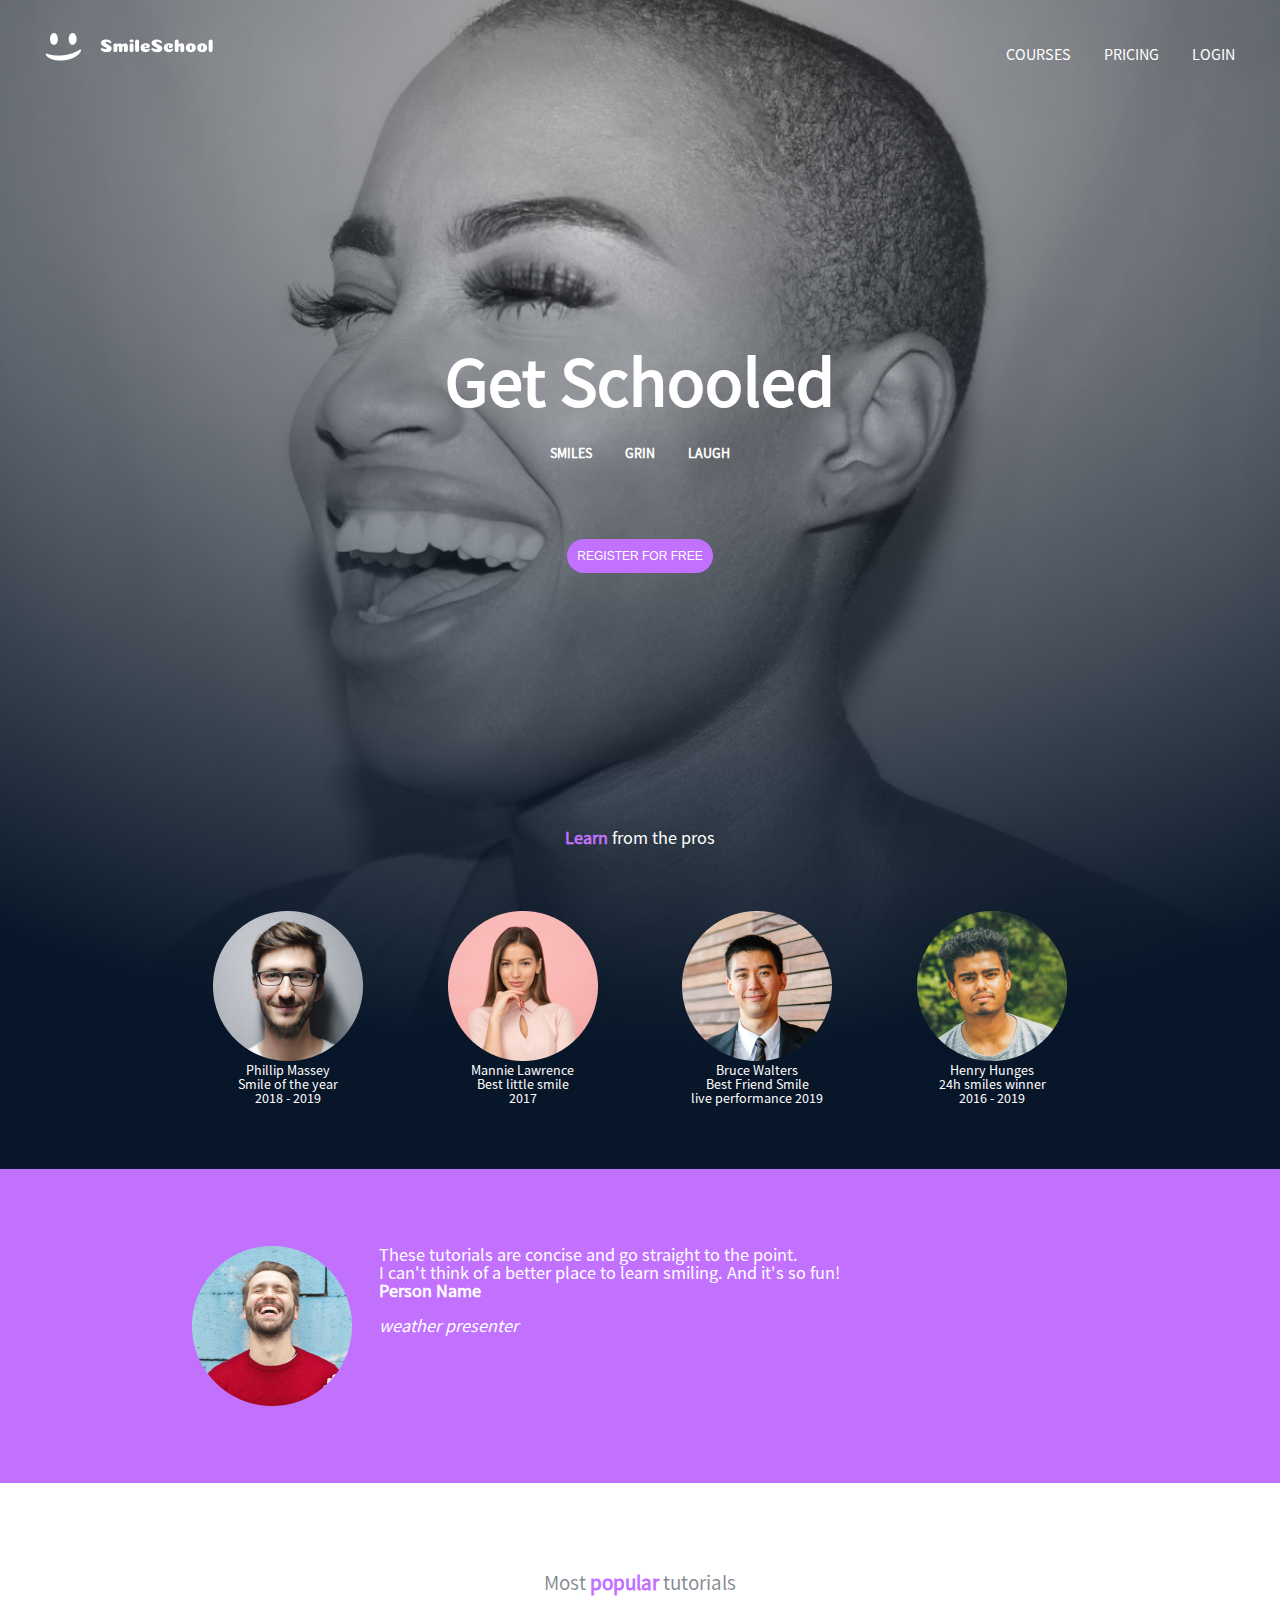
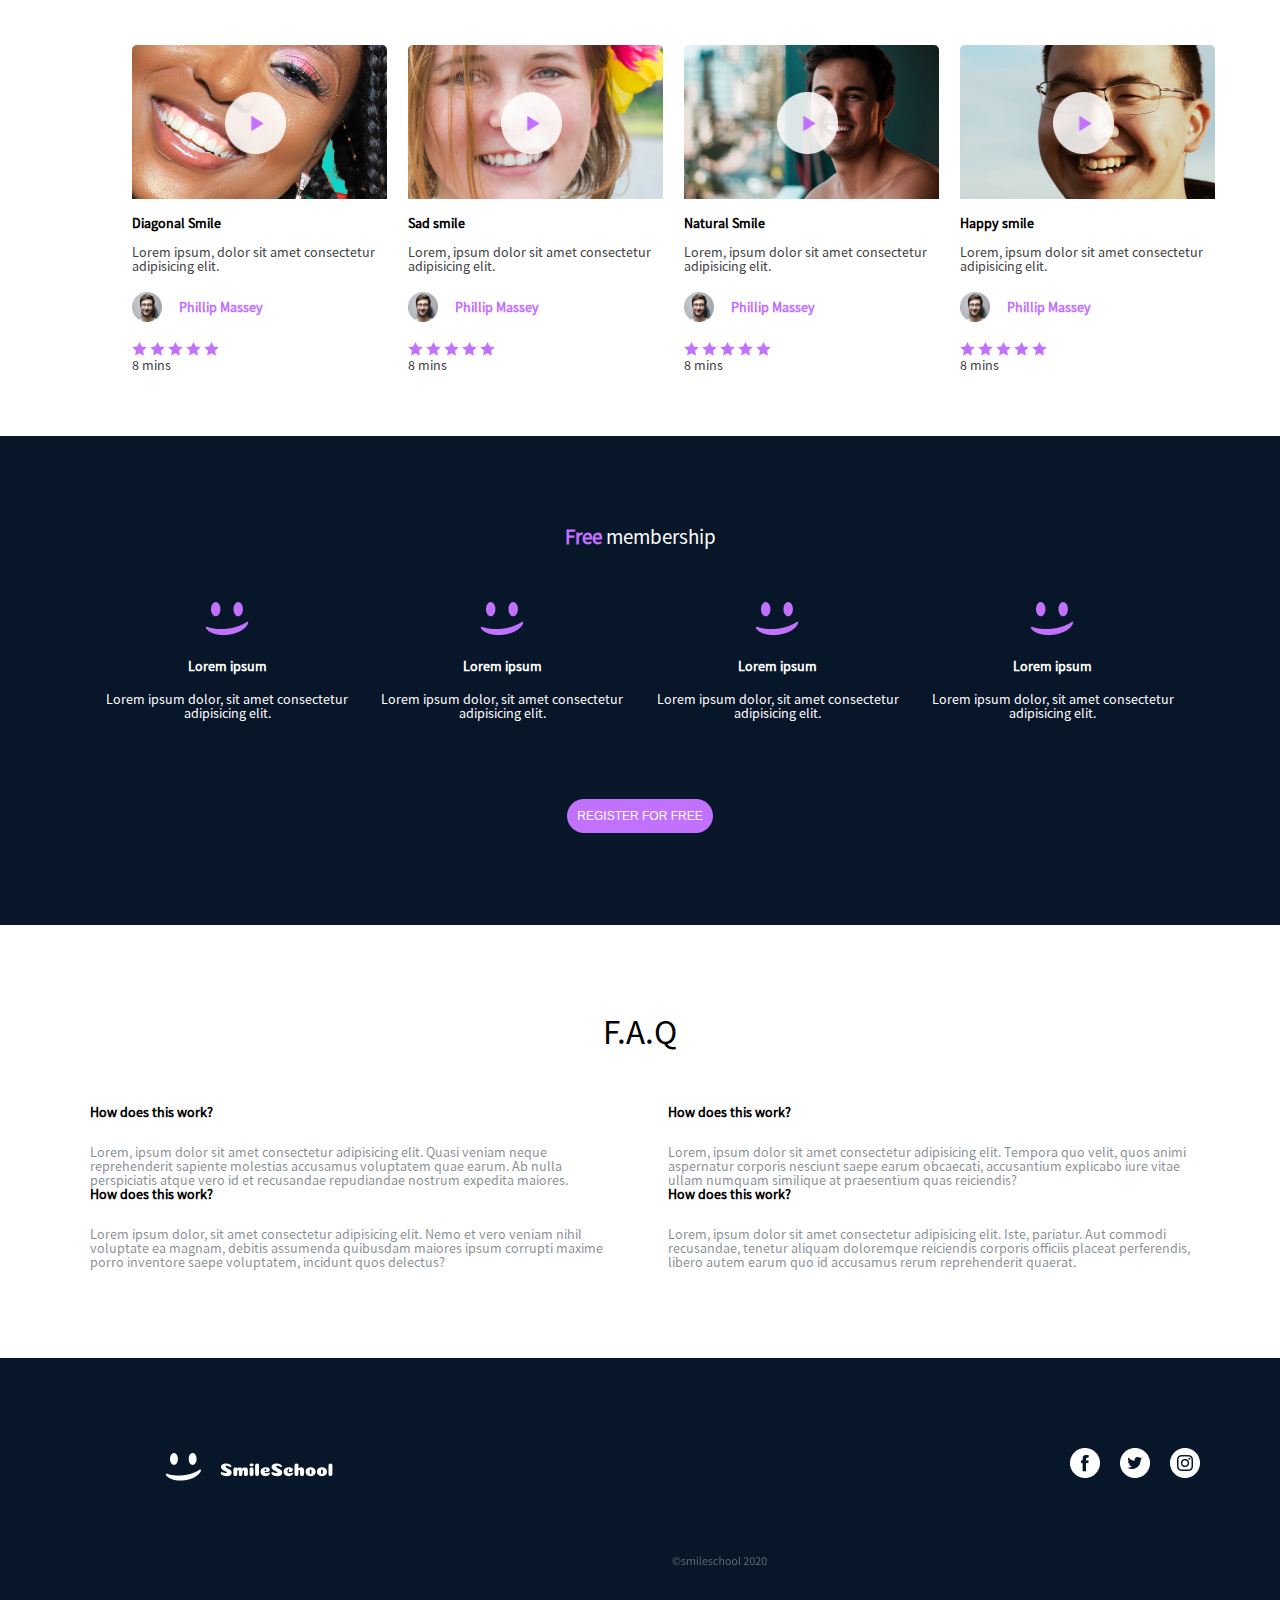
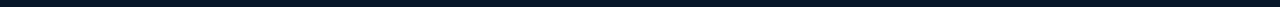
<file: css_advanced/index.html>
<!DOCTYPE html>
<html lang="en">
    <head>
        <meta charset="UTF-8">
        <meta name="viewport" content="width=device-width, initial-scale=1, viewport-fit=cover">
        <title>Smile School Homepage</title>
        <link rel="stylesheet" href="styles.css">
    </head>
    <body>
        <div class="hero">   
            <!-- Logo -->
            <div class="header_container">
                <a href="#">
                    <img src="assets/smileschool-logo.png" alt="SmileSchool logo" class="logo">                    
                </a>
                <nav>
                    <a href="#">COURSES</a>
                    <a href="#">PRICING</a>
                    <a href="#">LOGIN</a>
                </nav>
            </div>
            <!--End of navigation links-->
            <section id="flier">
                <div class="get-schooled">
                    <div>
                        <h1>Get Schooled</h1>
                        <p class="three-words">SMILES GRIN LAUGH</p>
                        <button class="button">REGISTER FOR FREE</button>
                    </div>
                    <div>
                        <h2 class="pro-head"><span class="purple">Learn</span> from the pros</h2>
                    </div>
                    <div class="pros-avatar">
                        <div>
                            <img src="assets/avatar.png" alt="avatar"/>
                            <h3>Phillip Massey</h3>
                            <p>Smile of the year <br> 2018 - 2019</p>
                        </div>
                        <div>
                            <img src="assets/avatar1.png" alt="avatar1"/>
                            <h3>Mannie Lawrence</h3>
                            <p>Best little smile <br> 2017</p>
                        </div>
                        <div>
                            <img src="assets/avatar2.png" alt="avatar2"/>
                            <h3>Bruce Walters</h3>
                            <p>Best <q>Friend Smile</q> <br> live performance 2019</p>
                        </div>
                        <div>
                            <img src="assets/avatar3.png" alt="avatar3"/>
                            <h3>Henry Hunges</h3>
                            <p><q>24h smiles</q> winner <br>2016 - 2019</p>
                        </div>
                    </div>    
                </div>
            </section>
        </div>
            <!-- End of First Section -->
            <!-- another section2 -->
            <section id="quote">
                <div class="quote-content">
                    <img src="assets/avatar4.png" alt="avatar 4">
                    <div class="quote-text">        
                        <blockquote>
                            <p>These tutorials are concise and go straight to the point. <br> I can't think of a better place to learn smiling. And it's so fun!</p>
                            <h2>Person Name</h2>
                        </blockquote>
                        <p><em>weather presenter</em></p>
                    </div>
                </div>            
            </section>
            <!-- End of section2 -->
            <!-- video sections -->
            <section id="videos">
                <h2 class="video-head">Most <span>popular</span> tutorials</h2>
                <div class="video-blocks">
                    <div class="single-video">
                        <div class="thumbnail">
                            <img src="assets/preview.png" alt="" class="image1">
                            <img src="assets/oval_play.png" alt="" class="image2">
                        </div>

                        <h2>Diagonal Smile</h2>
                        <p>Lorem ipsum, dolor sit amet consectetur adipisicing elit.</p>
                        <div class="author">
                            <img src="assets/avatar.png" alt="Author 1 Avatar">
                            <h3>Phillip Massey</h3>
                        </div>
                        <div class="rating">
                            <div>
                                <img src="assets/Star_purple.png" alt="Star">
                                <img src="assets/Star_purple.png" alt="Star">
                                <img src="assets/Star_purple.png" alt="Star">
                                <img src="assets/Star_purple.png" alt="Star">
                                <img src="assets/Star_purple.png" alt="Star">
                            </div>
                            <p>8 mins</p>
                        </div>
                    </div>
                    <div class="single-video">
                        <div class="thumbnail">
                            <img src="assets/preview1.png" alt="" class="image1">
                            <img src="assets/oval_play.png" alt="" class="image2">
                        </div>
                        <h2>Sad smile</h2>
                        <p>Lorem, ipsum dolor sit amet consectetur adipisicing elit.</p>
                        <div class="author">
                            <img src="assets/avatar.png" alt="Author 2 Avatar">
                            <h3>Phillip Massey</h3>
                        </div>
                        <div class="rating">
                            <div>
                                <img src="assets/Star_purple.png" alt="Star">
                                <img src="assets/Star_purple.png" alt="Star">
                                <img src="assets/Star_purple.png" alt="Star">
                                <img src="assets/Star_purple.png" alt="Star">
                                <img src="assets/Star_purple.png" alt="Star">
                            </div>
                            <p>8 mins</p>
                        </div>

                    </div>
                    <div class="single-video">
                        <div class="thumbnail">
                            <img src="assets/preview2.png" alt="" class="image1">
                            <img src="assets/oval_play.png" alt="" class="image2">
                        </div>
                        <h2>Natural Smile</h2>
                        <p>Lorem, ipsum dolor sit amet consectetur adipisicing elit.</p>
                        <div class="author">
                            <img src="assets/avatar.png" alt="Author 3 Avatar">
                            <h3>Phillip Massey</h3>
                        </div>
                        <div class="rating">
                            <div>
                                <img src="assets/Star_purple.png" alt="Star">
                                <img src="assets/Star_purple.png" alt="Star">
                                <img src="assets/Star_purple.png" alt="Star">
                                <img src="assets/Star_purple.png" alt="Star">
                                <img src="assets/Star_purple.png" alt="Star">
                            </div>
                            <p>8 mins</p>
                        </div>
                    </div>

                    <div class="single-video">
                        <div class="thumbnail">
                            <img src="assets/preview3.png" alt="" class="image1">
                            <img src="assets/oval_play.png" alt="" class="image2">
                        </div>
                        <h2>Happy smile</h2>
                        <p>Lorem, ipsum dolor sit amet consectetur adipisicing elit.</p>
                        <div class="author">
                            <img src="assets/avatar.png" alt="Author 4 Avatar">
                            <h3>Phillip Massey</h3>
                        </div>
                        <div class="rating">
                            <div>
                                <img src="assets/Star_purple.png" alt="Star">
                                <img src="assets/Star_purple.png" alt="Star">
                                <img src="assets/Star_purple.png" alt="Star">
                                <img src="assets/Star_purple.png" alt="Star">
                                <img src="assets/Star_purple.png" alt="Star">
                            </div>
                            <p>8 mins</p>
                        </div>
                    </div>
                </div>
            </section>

            <section id="membership">
                <h2><span>Free</span> membership </h2>
                <div class="membership-items">
                    <div>
                        <img src="assets/smile.png" alt="Membership 1">
                        <h3>Lorem ipsum</h3>
                        <p>Lorem ipsum dolor, sit amet consectetur adipisicing elit. </p>
                    </div>
                    <div>
                        <img src="assets/smile.png" alt="Membership 2">
                        <h3>Lorem ipsum</h3>
                        <p>Lorem ipsum dolor, sit amet consectetur adipisicing elit. </p>
                    </div>
                    <div>
                        <img src="assets/smile.png" alt="Membership 3">
                        <h3>Lorem ipsum</h3>
                        <p>Lorem ipsum dolor, sit amet consectetur adipisicing elit. </p>
                    </div>
                    <div>
                        <img src="assets/smile.png" alt="Membership 4">
                        <h3>Lorem ipsum</h3>
                        <p>Lorem ipsum dolor, sit amet consectetur adipisicing elit. </p>
                    </div>
                </div>
                <button class="button">REGISTER FOR FREE</button>
            </section>

            <section id="faq">
                <h2>F.A.Q</h2>
                <div>
                    <div class="row-block">
                        <div class="item-block">
                            <h2>How does this work?</h2>
                            <p>Lorem, ipsum dolor sit amet consectetur adipisicing elit. Quasi veniam neque reprehenderit sapiente molestias accusamus voluptatem quae earum. Ab nulla perspiciatis atque vero id et recusandae repudiandae nostrum expedita maiores.</p>
                        </div>
                        <div class="item-block">
                            <h2>How does this work?</h2>
                            <p>Lorem, ipsum dolor sit amet consectetur adipisicing elit. Tempora quo velit, quos animi aspernatur corporis nesciunt saepe earum obcaecati, accusantium explicabo iure vitae ullam numquam similique at praesentium quas reiciendis?</p>
                        </div>
                    </div>
                    <div class="row-block">
                        <div class="item-block">
                            <h2>How does this work?</h2>
                            <p>Lorem ipsum dolor, sit amet consectetur adipisicing elit. Nemo et vero veniam nihil voluptate ea magnam, debitis assumenda quibusdam maiores ipsum corrupti maxime porro inventore saepe voluptatem, incidunt quos delectus?</p>
                        </div>
                        <div class="item-block">
                            <h2>How does this work?</h2>
                            <p>Lorem, ipsum dolor sit amet consectetur adipisicing elit. Iste, pariatur. Aut commodi recusandae, tenetur aliquam doloremque reiciendis corporis officiis placeat perferendis, libero autem earum quo id accusamus rerum reprehenderit quaerat.</p>
                        </div>
                    </div>
                </div>
            </section>              
        </main>
        <!-- End of main body-->
        <footer>
            <div class="global-block">
              <div class="row-block">
                <img src="part_5_footer.png" alt="Footer Image">
            </div>
          </footer>          
    </body>    
</html>
</file>
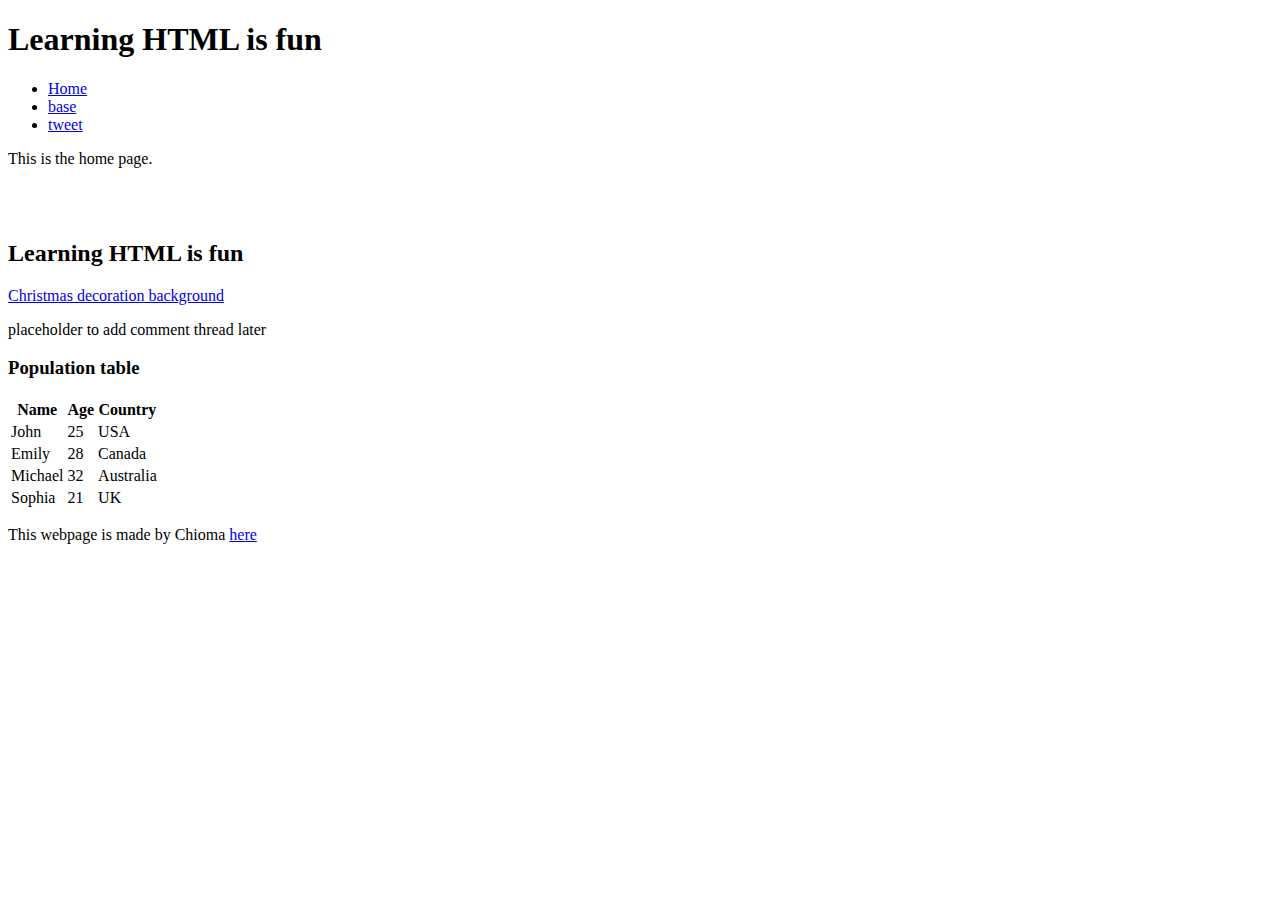
<file: html_basic/index.html>
<!DOCTYPE html>
<html lang="en-US">
    <head>
        <title>The most basic, simple and valid HTML </title>
        <meta charset="UTF-8">
    </head>
    <body>
        <!-- -->
        <h1> Learning HTML is fun </h1>
        <header>
            <!-- ol and ul -->
            <ul>
                <li>  <a href="#">Home</a>  </li>
                <li>  <a href="base_index.html">base</a>  </li>
                <li>  <a href="tweets.html">tweet</a>  </li> 
            </ul>           
        </header>
        <p>
            <a id="Home"> This is the home page. </a>
        </p>
        <br>
        <br>
        <main>
            <article>
                <h2> Learning HTML is fun </h2>
                    <a href="https://pixabay.com/photos/christmas-background-flat-lay-191163"> Christmas decoration background </a>

            </article>
            <aside>
                <p>
                    placeholder to add comment thread later
                </p>
            </aside>
            <article>
                <h3> Population table </h3>
                    <table>

                        <tr>
                            <th>Name</th>
                            <th>Age</th>
                            <th>Country</th>
                        </tr>

                        <tr>
                            <td>John</td>
                            <td>25</td>
                            <td>USA</td>
                        </tr>

                        <tr>
                            <td>Emily</td>
                            <td>28</td>
                            <td>Canada</td>
                        </tr>

                        <tr>
                            <td>Michael</td>
                            <td>32</td>
                            <td>Australia</td>
                        </tr>

                        <tr>
                            <td>Sophia</td>
                            <td>21</td>
                            <td>UK</td>
                        </tr>

                    </table>
                </article>
        </main>
        <footer>
            <p>
                This webpage is made by Chioma <a href="tweets.html" target="_blank">here</a>
            </p>
        </footer>
    </body>
</html>
</file>
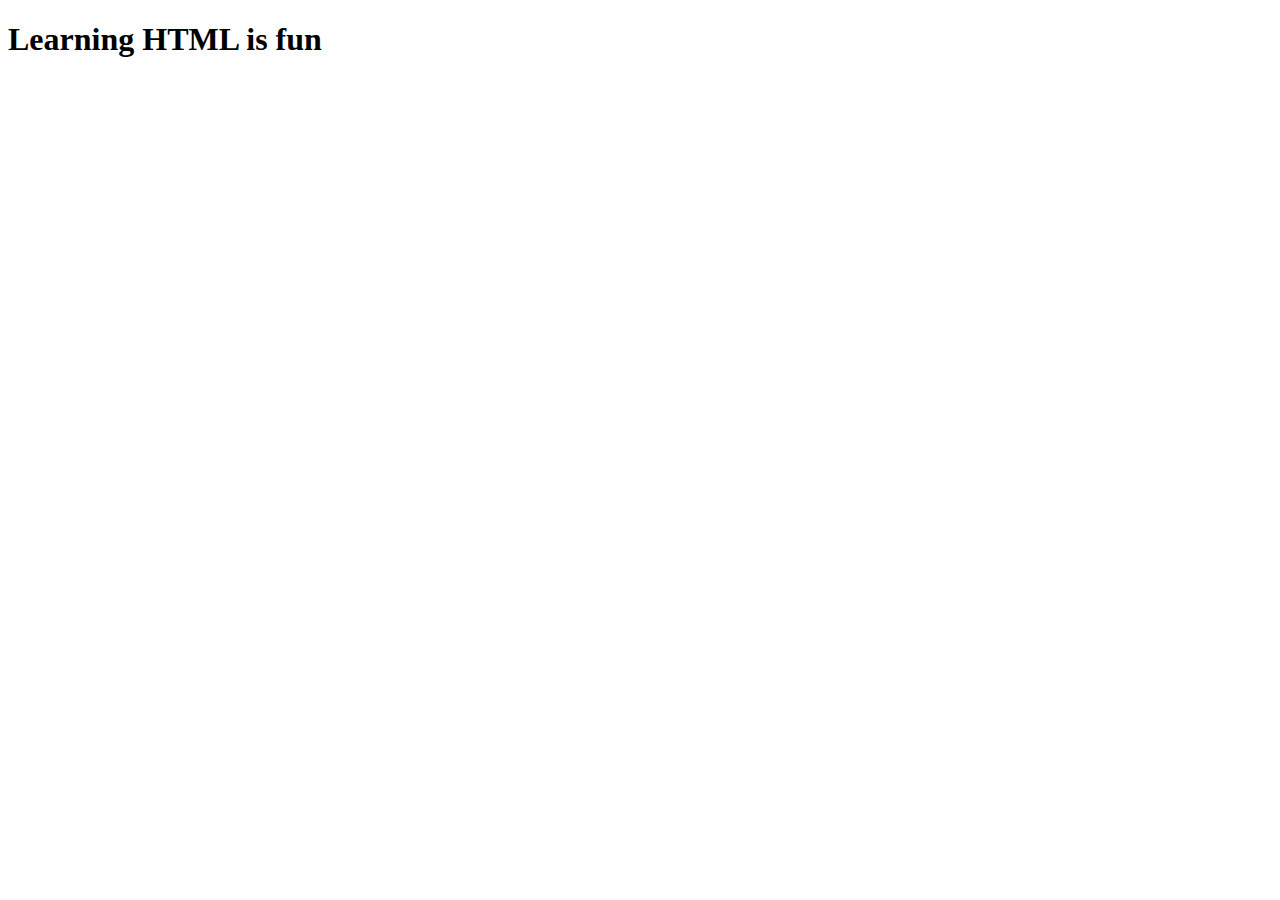
<file: html_basic/base_index.html>
<!DOCTYPE html>
<html lang="en-US">
    <head>
        <title>The most basic, simple and valid HTML </title>
        <meta charset="UTF-8">
    </head>
    <body>
        <!-- -->
        <h1> Learning HTML is fun </h1>
    </body>
</html>
</file>
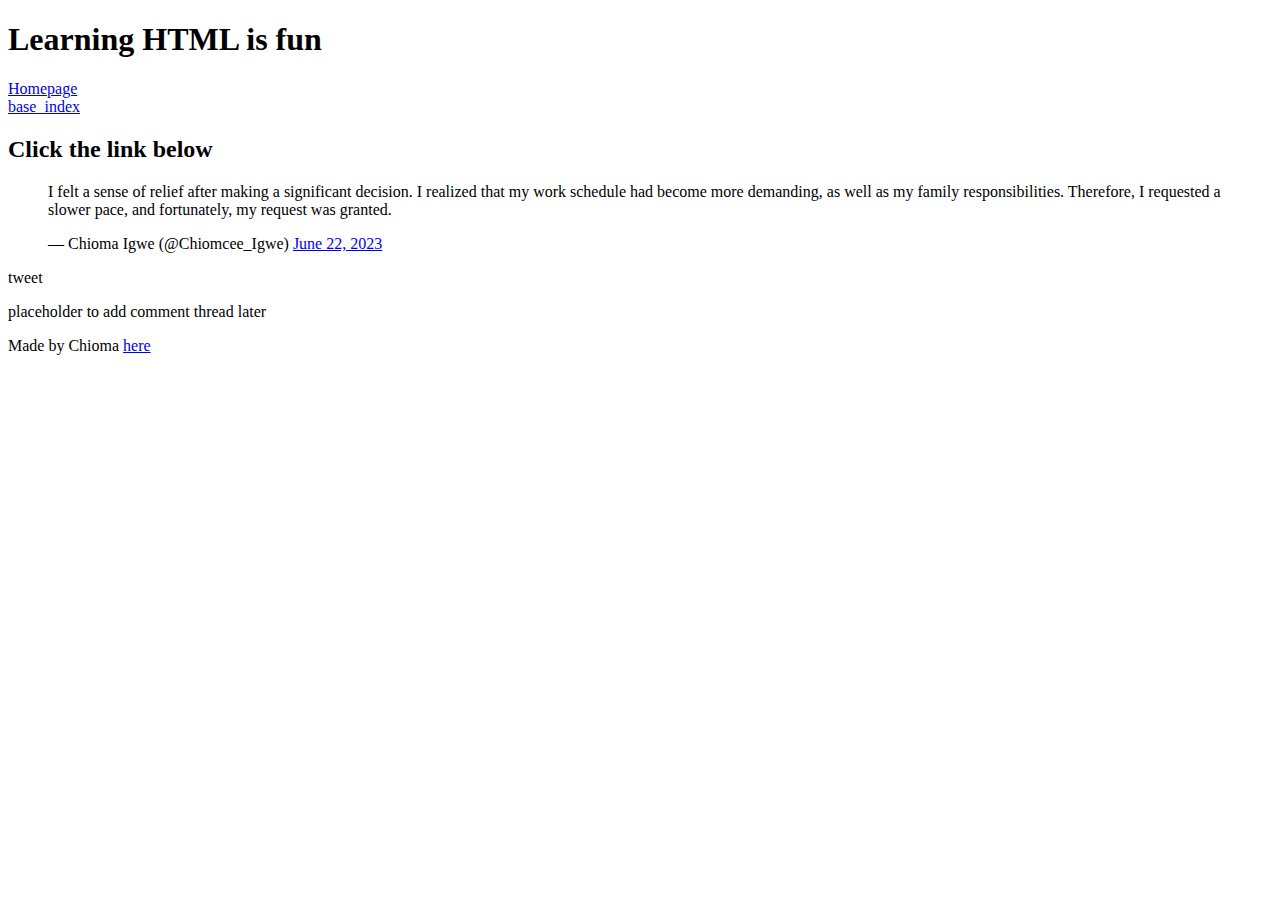
<file: html_basic/tweets.html>
<!DOCTYPE html>
<html lang="en-US">
    <head>
        <title>The most basic, simple and valid HTML </title>
        <meta charset="UTF-8">
    </head>
    <body>
        <header>
        <!-- -->
        <h1> Learning HTML is fun </h1>
            <a href="index.html">Homepage</a> <br> 
            <a href="base_index.html">base_index</a>
        </header>
        <main>
            <article>
                <h2> Click the link below </h2>
                <blockquote class="twitter-tweet"><p lang="en" dir="ltr">I felt a sense of relief after making a significant decision. I realized that my work schedule had become more demanding, as well as my family responsibilities. Therefore, I requested a slower pace, and fortunately, my request was granted.</p>&mdash; Chioma Igwe (@Chiomcee_Igwe) <a href="https://twitter.com/Chiomcee_Igwe/status/1671731837306130432?ref_src=twsrc%5Etfw">June 22, 2023</a></blockquote> <script async src="https://platform.twitter.com/widgets.js"></script> tweet
            </article>
            <aside>
                <p>
                    placeholder to add comment thread later
                </p>
            </aside>
        </main>
        <footer>
            <p> Made by Chioma <a href="index.html" target="_blank">here</a></p>
        </footer>
        </body>
</html>
</file>
<file: css_advanced/styles.css>
/* VARIABLE */

:root {
  --primary: #C271FF;
  --seconadry: #071629;
  --light-text: #fff;
  --dark-text: rgba(7, 22, 41, 0.5);
}
/*  CSS RESET */

html, body, div, span, applet, object, iframe,
h1, h2, h3, h4, h5, h6, p, blockquote, pre,
a, abbr, acronym, address, big, cite, code,
del, dfn, em, img, ins, kbd, q, s, samp,
small, strike, strong, sub, sup, tt, var,
b, u, i, center,
dl, dt, dd, ol, ul, li,
fieldset, form, label, legend,
table, caption, tbody, tfoot, thead, tr, th, td,
article, aside, canvas, details, embed, 
figure, figcaption, footer, header, hgroup, 
menu, nav, output, ruby, section, summary,
time, mark, audio, video {
	margin: 0;
	padding: 0;
	border: 0;
	font-size: 100%;
	font: inherit;
	vertical-align: baseline;
}
/* HTML5 display-role reset for older browsers */
article, aside, details, figcaption, figure, 
footer, header, hgroup, menu, nav, section {
	display: block;
}
body {
	line-height: 1;
}
ol, ul {
	list-style: none;
}
blockquote, q {
	quotes: none;
}
blockquote:before, blockquote:after,
q:before, q:after {
	content: '';
	content: none;
}
table {
	border-collapse: collapse;
	border-spacing: 0;
}
/* FONTS */
@font-face {
  font-family: 'Source San Pro';
  src: url(fonts/SourceSansPro-Regular.otf)
}

/* BASE STYLES */

body {
  font-family: 'Source San Pro';
  overflow-x: hidden;
  font-size: 14px;
}

/* HEADER SECTION */
.hero {
	background-image: url('assets/background.png');
	background-position: center;
	background-repeat: no-repeat;
	background-size: cover;
	color: var(--light-text);
	text-align: center;
}

.hero a {
	color: #FFFFFF;
	text-align: center;
	font-size: 16px;
	text-decoration: none;
	margin: 0 15px;
	text-transform: uppercase;
}

.header_container {
  display: flex;
  align-items: center;
  justify-content: space-between;
  height: 70px;
  padding: 10px 30px;
}

nav {
    margin-left: 20px;
    padding-top: 1.5%;
}

.logo {
  margin-right: 20px;
  padding-top: 4%;
}

.hero div.get-schooled {
	margin-top: 20%;
}


.hero h1 {
	font-size: 5em;
	font-weight: bolder;
	margin: 30px;
}

.hero p.three-words {
	word-spacing: 30px;
	font-weight: bold;
	margin: 15px;
}

.button {
  background-color: #C271FF;
  border: none;
  color: white;
  padding: 10px;
  text-align: center;
  text-decoration: none;
  display: inline-block;
  font-size: 12px;
  margin: 2px .5px;
  border-radius: 25px;

}
button:hover {
	box-shadow: none;
}
.get-schooled button {
	margin: 5%;
}

.purple {
	color: var(--primary);
	font-weight: bolder;
}

h2.pro-head {
	font-size: 1.3em;
	margin-top: 15%;
}

div.pros-avatar {
	display: flex;
	justify-content: space-evenly;
	padding: 5%;
	margin: 0 5%;
}

main h3 {
	font-weight: 800;
}

#quote {
	background-color: var(--primary);
	padding: 6% 15%;
}

.quote-content {
	display: flex;
	color: var(--light-text);
	font-size: 1.3em;
}

.quote-content .quote-text {
	margin-left: 3%;
}

.quote-text blockquote {
	margin-bottom: 3.5%;
}

.quote-text h2 {
	font-weight: 800;
	margin-bottom: 2%;
}

.quote-text em {
	font-style: italic;
}

/* VIDEO SECTION */
#videos {
    padding-bottom: 5%;
}

.video-head {
    font-size: 1.5em;
    margin-top: 7%;
    color: var(--dark-text);
    text-align: center;
    font-weight: 500;
}

#videos h2 span {
    color: var(--primary);
    font-weight: 800;
}

.video-blocks {
    display: grid;
    grid-template-columns: repeat(4, 1fr);
    column-gap: 1.5em;
    grid-auto-flow: row;
    margin-top: 4%;
    padding: 0 10% 0 10%;
    justify-content: space-around;
}

.single-video {
    padding: 0 1.5%;
}

.thumbnail {
    position: relative;
    top: 0;
    left: 0;
}

.thumbnail .image1 {
    position: relative;
    top: 0;
    left: 0;
    z-index: 1;
  }
  .thumbnail .image2 {
    position: absolute;
    left: 0;
    top: 0;
    right: 0;
    bottom: 0;
    margin: auto;
    width: 25%;
    z-index: 2;
  }

  .thumbnail .image2:hover {
    opacity: 0.5;
  }

  .single-video h2 {
    margin-top: 15px;
    margin-bottom: 15px;
    font-weight: bolder;
  }

  .single-video p {
    color: rgb(65, 65, 65);
  }

  .author {
    display: flex;
    margin-top: 8%;
    margin-bottom: 8%;
  }

  .author img {
    width: 30px;
    margin-right: 7%;
  }

  .author h3 {
    display: flex;
    color: var(--primary);
    font-weight: bolder;
    align-items: center;
  }

  .stars {
    display: flex;
    justify-content: space-between;
    color: var(--primary);
  }

  .stars p {
    color: var(--primary);
  }

  /* membership section */
  
  #membership {
    background-color: #071629;
    color: var(--light-text);
    padding: 7%;
    text-align: center;
  }

  #membership > h2 {
    
    font-size: 1.5em;
    margin-bottom: 5%;
  }

  #membership > h2 span {
    color: var(--primary);
    font-weight: bolder;
  }

  .membership-items {
    display: flex;
    justify-content: space-evenly;
    text-align: center;
    margin-bottom: 7%;
  }

  #membership h3 {
    font-weight: bold;
    margin: 7% 0;
  }

   /* FAQ section */
  
   #faq {
    padding: 7%;
    color: var(--dark-text);
  }

  #faq > h2 {
    font-size: 2.5em;
    color: black;
    text-align: center;
    margin-bottom: 5%;
  }

  #faq .row-block {
    display: grid;
    grid-template-columns: repeat(2, 1fr);
    column-gap: 5%;
  }

  .row .item-block {
    padding: 5%;
  }

  .row-block .item-block h2 {
    color: black;
    font-weight: bold;
    margin-bottom: 5%;
  }
</file>
